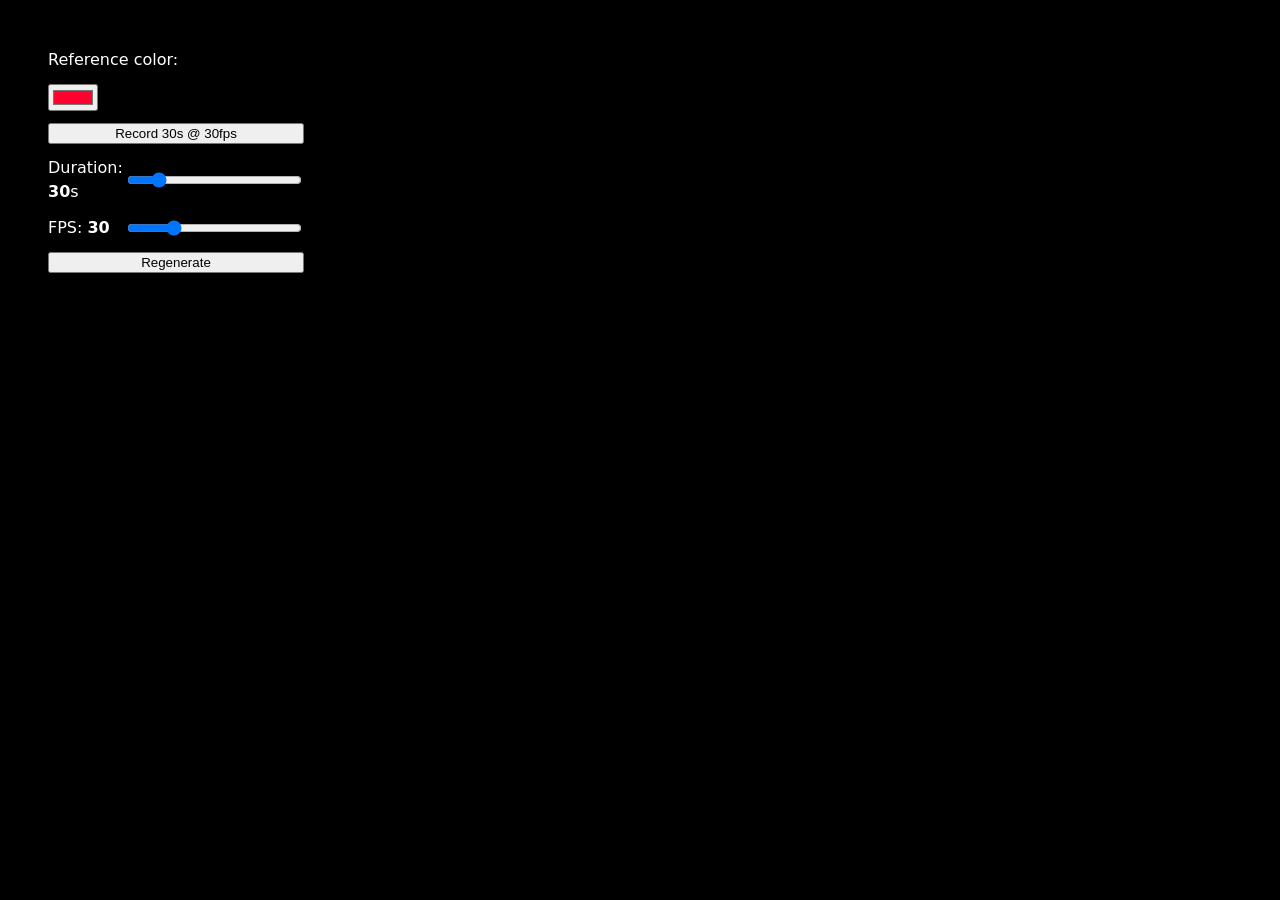
<file: highlight-html/index.html>
<!doctype html>
<html lang="en">
	<head>
		<meta charset="utf-8" />
		<meta name="viewport" content="width=device-width,initial-scale=1" />
		<title>Fluid Gradient Background</title>
		<style>
			html,
			body {
				height: 100%;
				margin: 0;
				background: #000;
				overflow: hidden;
			}
			#bg {
				position: fixed;
				inset: 0;
			}
			canvas {
				width: 100%;
				height: 100%;
				display: block;
			}
			.overlay {
				position: relative;
				z-index: 2;
				padding: 48px;
				font:
					16px/1.5 system-ui,
					-apple-system,
					Segoe UI,
					Roboto,
					sans-serif;
				color: white;
				mix-blend-mode: screen;
				display: grid;
				gap: 12px;
				max-width: 20%;
			}
		</style>
	</head>
	<body>
		<div id="bg"></div>

		<div class="overlay" id="controls">
			<label for="colorPicker">Reference color: </label>
			<input id="colorPicker" type="color" value="#FF022E" />
			<button id="recordBtn">Record 30s</button>
			<div style="display: grid; grid-template-columns: 30% 70%">
				<label for="recordSeconds"
					>Duration: <b id="secondsToRecordLabel">30</b>s</label
				>
				<input
					type="range"
					name="recordSeconds"
					id="recordSeconds"
					min="0"
					max="200"
					value="30"
					step="5"
				/>
			</div>
			<!-- FPS slider uses same two-column grid style -->
			<div style="display: grid; grid-template-columns: 30% 70%">
				<label for="recordFps"> FPS: <b id="fpsLabel">30</b> </label>
				<input
					type="range"
					id="recordFps"
					min="1"
					max="120"
					value="30"
					step="1"
				/>
			</div>
			<button id="regenBtn">Regenerate</button>
		</div>

		<script type="module" src="./fluid-gradient.js"></script>
		<script>
			// Keep duration and fps labels and record button in sync whenever the sliders change
			const recordSecondsInput = document.querySelector("#recordSeconds");
			const secondsLabel = document.querySelector(
				"#secondsToRecordLabel",
			);
			const recordFpsInput = document.querySelector("#recordFps");
			const fpsLabel = document.querySelector("#fpsLabel");
			const recordBtn = document.querySelector("#recordBtn");

			function updateUI() {
				const seconds = recordSecondsInput.value;
				const fps = recordFpsInput.value;
				secondsLabel.textContent = seconds;
				fpsLabel.textContent = fps;
				recordBtn.textContent = `Record ${seconds}s @ ${fps}fps`;
			}

			recordSecondsInput.addEventListener("input", updateUI);
			recordFpsInput.addEventListener("input", updateUI);
			updateUI();

			window.addEventListener("fluidGradientReady", () => {
				const gradient = window.fluidGradient;
				const colorPicker = document.getElementById("colorPicker");
				const recordBtn = document.getElementById("recordBtn");
				const regenBtn = document.getElementById("regenBtn");

				colorPicker.addEventListener("input", (e) => {
					const hex = e.target.value;
					gradient.setReferenceColor(hex);
					gradient.updateColors(hex, {
						blendSeconds: 1,
						nowSeconds: performance.now() / 1000,
					});
				});

				function startRecording(durationSeconds = 30, fps = 30) {
					const canvas = document.querySelector("#bg canvas");
					if (!canvas)
						return alert("Canvas not found for recording.");

					const stream = canvas.captureStream(fps);
					const mime = MediaRecorder.isTypeSupported(
						"video/webm;codecs=vp9",
					)
						? "video/webm;codecs=vp9"
						: MediaRecorder.isTypeSupported("video/webm;codecs=vp8")
							? "video/webm;codecs=vp8"
							: "video/webm";

					let chunks = [];
					const recorder = new MediaRecorder(stream, {
						mimeType: mime,
					});
					recorder.ondataavailable = (ev) => {
						if (ev.data && ev.data.size) chunks.push(ev.data);
					};
					recorder.onstop = () => {
						const blob = new Blob(chunks, { type: mime });
						const url = URL.createObjectURL(blob);
						const a = document.createElement("a");
						a.style.display = "none";
						a.href = url;
						a.download = `fluid-gradient-${Date.now()}.${mime.includes("webm") ? "webm" : "video"}`;
						document.body.appendChild(a);
						a.click();
						setTimeout(() => {
							URL.revokeObjectURL(url);
							a.remove();
						}, 10000);
						recordBtn.disabled = false;
						const current = recordSecondsInput.value;
						const currentFps = recordFpsInput.value;
						recordBtn.textContent = `Record ${current}s @ ${currentFps}fps`;
					};

					recorder.start();
					recordBtn.disabled = true;
					recordBtn.textContent = "Recording...";
					setTimeout(() => recorder.stop(), durationSeconds * 1000);
				}

				recordBtn.addEventListener("click", () => {
					const duration = parseInt(recordSecondsInput.value);
					const fps = parseInt(recordFpsInput.value);
					startRecording(duration, fps);
				});

				// helper: upload a WebM blob to the server for conversion
				// (requires the server from this repository running on the same origin or CORS-enabled)
				function uploadWebm(blob) {
					const form = new FormData();
					form.append("video", blob, "recording.webm");
					return fetch("/convert", {
						method: "POST",
						body: form,
					})
						.then((resp) => resp.blob())
						.then((mp4Blob) => {
							// create download link
							const url = URL.createObjectURL(mp4Blob);
							const a = document.createElement("a");
							a.href = url;
							a.download = "converted.mp4";
							document.body.appendChild(a);
							a.click();
							setTimeout(() => URL.revokeObjectURL(url), 10000);
						});
				}
			});
		</script>
	</body>
</html>
</file>
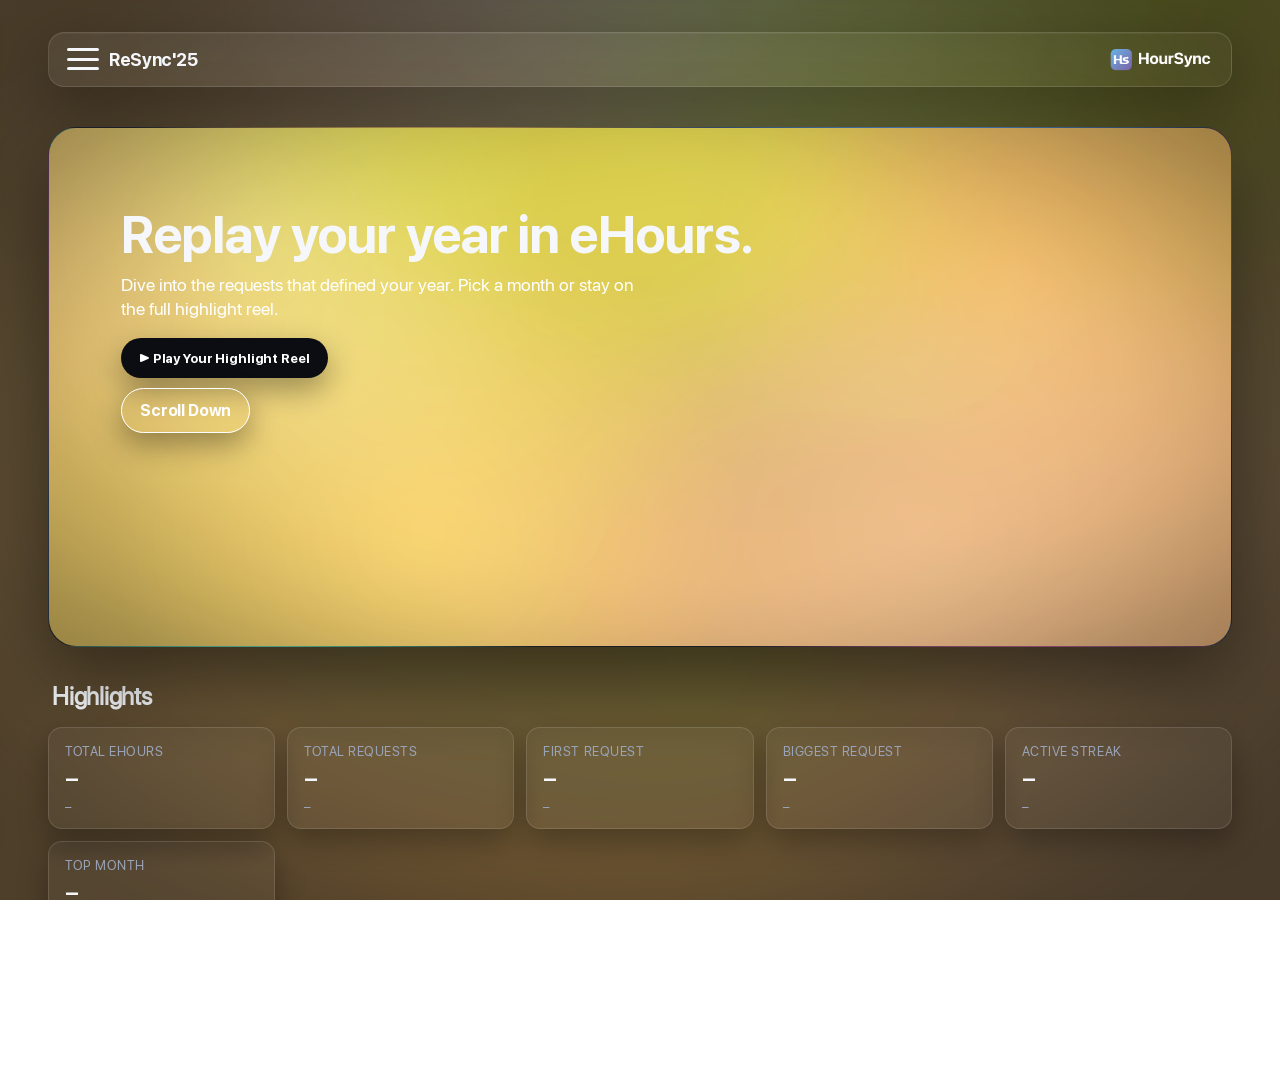
<file: highlight-html/highlight.html>
<!doctype html>
<html lang="en">
	<head>
		<meta charset="UTF-8" />
		<meta name="viewport" content="width=device-width, initial-scale=1.0" />
		<title>Highlight Reel</title>
		<link rel="stylesheet" href="font.css" />
		<style>
			:root {
				--ink: #07090f;
				--surface: rgba(255, 255, 255, 0.04);
				--surface-strong: rgba(255, 255, 255, 0.08);
				--text: #f5f7fb;
				--muted: #99a3b8;
				--pill: #2b2b2b;
				--pill-active: #f6c245;
				--border: rgba(255, 255, 255, 0.12);
			}

			html,
			body {
				height: 100%;
				margin: 0;
				font-family:
					"sfpro",
					"Segoe UI",
					system-ui,
					-apple-system,
					sans-serif;
				background: radial-gradient(
					circle at 50% -10%,
					#13204b,
					#07090f 45%,
					#05060c 75%
				);
				color: var(--text);
				overflow-x: hidden;
			}

			* {
				box-sizing: border-box;
			}

			.bg {
				position: fixed;
				inset: 0;
				pointer-events: none;
				filter: saturate(1.2) brightness(1.05);
			}

			.body-bg {
				opacity: 0.4;
				z-index: 0;
			}

			.hero-bg {
				position: absolute;
				top: -8%;
				left: -5%;
				right: -5%;
				bottom: -8%;
				z-index: 0;
				opacity: 0.9;
				filter: blur(0px) saturate(1.15);
			}

			.bg canvas {
				width: 100%;
				height: 100%;
				display: block;
			}

			.page-shell {
				position: relative;
				z-index: 1;
				min-height: 100%;
				display: flex;
				flex-direction: column;
				padding: 32px clamp(20px, 4vw, 48px) 64px;
				backdrop-filter: blur(2px);
			}

			header {
				display: flex;
				align-items: center;
				justify-content: space-between;
				padding: 14px 18px;
				background: linear-gradient(
					90deg,
					rgba(255, 255, 255, 0.06),
					rgba(255, 255, 255, 0.02)
				);
				border: 1px solid var(--border);
				border-radius: 16px;
				box-shadow:
					0 20px 60px rgba(0, 0, 0, 0.35),
					inset 0 1px 0 rgba(255, 255, 255, 0.05);
				margin-bottom: 28px;
			}

			.brand {
				display: flex;
				align-items: center;
				gap: 10px;
				font-family: "sfpro-bold";
				font-size: 18px;
				letter-spacing: -0.02em;
			}

			.hamburger {
				width: 32px;
				height: 22px;
				display: flex;
				flex-direction: column;
				justify-content: space-between;
				cursor: pointer;
			}

			.hamburger span {
				display: block;
				height: 3px;
				border-radius: 999px;
				background: var(--text);
			}

			.months-bar {
				display: flex;
				align-items: center;
				gap: 10px;
				flex: 1;
				justify-content: center;
				min-width: 0;
			}

			.months {
				list-style: none;
				padding: 0;
				margin: 0;
				display: grid;
				grid-auto-flow: column;
				grid-auto-columns: max-content;
				gap: 8px;
				overflow-x: auto;
				scrollbar-width: none;
			}

			.months::-webkit-scrollbar {
				display: none;
			}

			.months button {
				border: 1px solid transparent;
				background: var(--pill);
				color: var(--muted);
				padding: 10px 14px;
				border-radius: 999px;
				font-size: 14px;
				font-weight: 600;
				cursor: pointer;
				transition:
					background 0.2s ease,
					color 0.2s ease,
					border-color 0.2s ease,
					transform 0.2s ease;
				white-space: nowrap;
			}

			.months button.active {
				background: var(--pill-active);
				color: #101118;
				border-color: rgba(0, 0, 0, 0.08);
				box-shadow: 0 10px 28px rgba(246, 194, 69, 0.35);
				transform: translateY(-1px);
			}

			.months button:hover {
				border-color: rgba(255, 255, 255, 0.16);
				color: var(--text);
			}

			.top-right {
				display: flex;
				align-items: center;
				gap: 12px;
				font-weight: 600;
				color: var(--muted);
			}

			.hero {
				position: relative;
				margin-top: 12px;
				border-radius: 28px;
				overflow: hidden;
				isolation: isolate;
				box-shadow:
					0 30px 80px rgba(0, 0, 0, 0.5),
					inset 0 1px 0 rgba(255, 255, 255, 0.08);
				min-height: clamp(320px, 46vw, 520px);
				background:
					radial-gradient(
						circle at 18% 22%,
						rgba(94, 252, 198, 0.9),
						rgba(94, 252, 198, 0) 28%
					),
					radial-gradient(
						circle at 82% 28%,
						rgba(255, 105, 180, 0.85),
						rgba(255, 105, 180, 0) 30%
					),
					radial-gradient(
						circle at 32% 78%,
						rgba(255, 198, 84, 0.9),
						rgba(255, 198, 84, 0) 35%
					),
					radial-gradient(
						circle at 74% 76%,
						rgba(90, 167, 255, 0.85),
						rgba(90, 167, 255, 0) 38%
					),
					#0d101a;
				border: 1px solid rgba(255, 255, 255, 0.06);
				backdrop-filter: blur(4px);
			}

			.hero-content {
				position: relative;
				z-index: 1;
				padding: clamp(32px, 5vw, 56px) clamp(28px, 6vw, 72px);
				display: grid;
				grid-template-rows: repeat(auto-fit, minmax(260px, 1fr));
				gap: 18px;
				align-items: center;
			}

			.hero h1 {
				margin: 0 0 10px;
				font-family: "sfpro-bold";
				font-size: clamp(32px, 5vw, 52px);
				line-height: 1.05;
			}

			.hero p {
				margin: 0 0 18px;
				color: white;
				font-weight: 600;
				font-size: 18px;
				max-width: 520px;
				font-family: "sfpro";
				font-weight: 100;
			}

			.actions {
				display: flex;
				align-items: center;
				gap: 12px;
			}

			.btn-primary {
				border: none;
				background: #0c0d12;
				color: #fff;
				padding: 12px 18px;
				border-radius: 999px;
				font-weight: 700;
				letter-spacing: -0.01em;
				cursor: pointer;
				box-shadow: 0 12px 30px rgba(0, 0, 0, 0.35);
				transition:
					transform 0.2s ease,
					box-shadow 0.2s ease;
				font-family: "sfpro-bold";
				font-weight: 400;
				transition:
					background-color 350ms ease,
					color 350ms ease;
			}

			.btn-primary:hover {
				transform: translateY(-1px);
				box-shadow: 0 16px 40px rgba(0, 0, 0, 0.45);
				background-color: #fff;
				color: #0c0d12;
			}

			.btn-outline {
				border: 1px solid white;
				background: none;
				color: #fff;
				padding: 12px 18px;
				border-radius: 999px;
				font-weight: 700;
				letter-spacing: -0.01em;
				cursor: pointer;
				box-shadow: 0 12px 30px rgba(0, 0, 0, 0.35);
				transition:
					transform 0.2s ease,
					box-shadow 0.2s ease;
				font-family: "sfpro-bold";
				font-weight: 400;
				transition:
					background-color 350ms ease,
					color 350ms ease;
			}

			.btn-outline:hover {
				transform: translateY(-1px);
				box-shadow: 0 16px 40px rgba(0, 0, 0, 0.45);
				background-color: #eee;
				color: #000;
			}

			.badges {
				display: flex;
				flex-wrap: wrap;
				gap: 8px;
			}

			.badge {
				background: rgba(12, 13, 18, 0.65);
				border: 1px solid rgba(255, 255, 255, 0.14);
				padding: 8px 12px;
				border-radius: 12px;
				font-weight: 600;
				color: #e7eaf2;
				min-width: 140px;
			}

			.badge strong {
				display: block;
				font-size: 18px;
				color: #fff;
			}

			.section-title {
				margin: 32px 4px 16px;
				font-weight: 700;
				letter-spacing: -0.01em;
				color: var(--text);
			}

			.stats-grid {
				display: grid;
				grid-template-columns: repeat(auto-fit, minmax(220px, 1fr));
				gap: 12px;
			}

			.stat-card {
				padding: 14px 16px;
				border-radius: 14px;
				border: 1px solid var(--border);
				background: rgba(255, 255, 255, 0.04);
				backdrop-filter: blur(6px);
				box-shadow: 0 12px 30px rgba(0, 0, 0, 0.3);
			}

			.stat-title {
				margin: 0 0 6px;
				font-size: 13px;
				text-transform: uppercase;
				letter-spacing: 0.04em;
				color: var(--muted);
			}

			.stat-value {
				margin: 0;
				font-size: 22px;
				font-family: "sfpro-bold";
			}

			.stat-detail {
				margin: 6px 0 0;
				color: var(--muted);
				font-size: 13px;
			}

			.feed {
				display: grid;
				gap: 12px;
				max-height: 520px;
				overflow: auto;
				padding-right: 4px;
			}

			.card {
				padding: 14px 16px;
				background: var(--surface);
				border: 1px solid var(--border);
				border-radius: 14px;
				backdrop-filter: blur(6px);
				box-shadow: 0 12px 32px rgba(0, 0, 0, 0.45);
				cursor: pointer;
				transition:
					transform 0.2s ease,
					border-color 0.2s ease,
					background 0.2s ease,
					box-shadow 0.2s ease;
			}

			.card:hover {
				transform: translateY(-2px);
				background: var(--surface-strong);
				border-color: rgba(255, 255, 255, 0.22);
				box-shadow: 0 16px 36px rgba(0, 0, 0, 0.5);
			}

			.card:focus-visible {
				outline: 2px solid var(--pill-active);
				outline-offset: 2px;
				background: var(--surface-strong);
			}

			.card h3 {
				margin: 0 0 4px;
				font-size: 16px;
				color: #fff;
			}

			.card .meta {
				display: flex;
				align-items: center;
				gap: 10px;
				color: var(--muted);
				font-size: 13px;
			}

			.card .pill {
				padding: 4px 10px;
				border-radius: 999px;
				background: rgba(255, 255, 255, 0.08);
				border: 1px solid rgba(255, 255, 255, 0.1);
				color: #fff;
				font-weight: 600;
				font-size: 12px;
			}

			.empty-state {
				text-align: center;
				color: var(--muted);
				padding: 24px 12px;
				border: 1px dashed var(--border);
				border-radius: 12px;
				background: rgba(255, 255, 255, 0.02);
			}

			.menu-overlay {
				position: fixed;
				inset: 0;
				display: flex;
				align-items: center;
				justify-content: center;
				background: rgba(7, 8, 15, 0.8);
				backdrop-filter: blur(8px);
				z-index: 20;
			}

			.menu-overlay.hidden {
				display: none;
			}

			.menu-content {
				background: #0c0e15;
				border: 1px solid var(--border);
				border-radius: 20px;
				padding: 22px 24px;
				width: min(420px, 90vw);
				box-shadow: 0 24px 60px rgba(0, 0, 0, 0.5);
				text-align: center;
			}

			.menu-content h2 {
				margin: 0 0 12px;
				font-family: "sfpro-bold";
			}

			#yearList {
				list-style: none;
				padding: 0;
				margin: 12px 0 20px;
				display: grid;
				grid-template-columns: repeat(auto-fit, minmax(90px, 1fr));
				gap: 10px;
			}

			#yearList li {
				border: 1px solid var(--border);
				background: rgba(255, 255, 255, 0.04);
				border-radius: 12px;
				padding: 10px;
				cursor: pointer;
				font-weight: 700;
				transition:
					border-color 0.2s ease,
					background 0.2s ease;
			}

			#yearList li.active {
				background: var(--pill-active);
				color: #0b0c12;
				border-color: transparent;
			}

			#yearList li:hover {
				border-color: rgba(255, 255, 255, 0.24);
			}

			#closeMenu {
				border: none;
				background: #fff;
				color: #0a0b10;
				padding: 10px 14px;
				border-radius: 12px;
				font-weight: 700;
				cursor: pointer;
			}
		</style>
	</head>
	<body>
		<div class="bg body-bg"></div>
		<div class="page-shell">
			<header>
				<div class="brand">
					<div
						id="hamburger"
						class="hamburger"
						aria-label="Menu"
						tabindex="0"
					>
						<span></span>
						<span></span>
						<span></span>
					</div>
					<span id="brandLabel">ReSync'25</span>
				</div>

				<div class="months-bar">
					<ul class="months" id="monthRow"></ul>
				</div>

				<div class="top-right">
					<img src="./logo.png" style="max-height: 25px" />
				</div>
			</header>

			<section class="hero">
				<div class="bg hero-bg"></div>
				<div class="hero-content">
					<div>
						<h1 id="heroTitle">Replay your year in eHours.</h1>
						<p id="heroSubtitle">
							Dive into the requests that defined your year. Pick
							a month or stay on the full highlight reel.
						</p>
						<div
							class="actions"
							style="display: block; max-width: fit-content"
						>
							<button class="btn-primary" id="playBtn">
								▶ Play Your Highlight Reel
							</button>
							<br />
							<br />
							<buttons class="btn-outline" style="width: auto">
								Scroll Down
							</buttons>
						</div>
					</div>
				</div>
			</section>

			<h2 class="section-title" id="highlightsTitle">Highlights</h2>
			<div class="stats-grid" id="highlightsGrid">
				<div class="stat-card">
					<p class="stat-title">Total eHours</p>
					<p class="stat-value" id="statTotalHours">–</p>
					<p class="stat-detail" id="statHoursDays">&nbsp;</p>
				</div>
				<div class="stat-card">
					<p class="stat-title">Total requests</p>
					<p class="stat-value" id="statTotalRequests">–</p>
					<p class="stat-detail" id="statStatusBreakdown">&nbsp;</p>
				</div>
				<div class="stat-card">
					<p class="stat-title">First request</p>
					<p class="stat-value" id="statFirstRequest">–</p>
					<p class="stat-detail" id="statFirstDesc">&nbsp;</p>
				</div>
				<div class="stat-card">
					<p class="stat-title">Biggest request</p>
					<p class="stat-value" id="statBiggest">–</p>
					<p class="stat-detail" id="statBiggestMeta">&nbsp;</p>
				</div>
				<div class="stat-card">
					<p class="stat-title">Active streak</p>
					<p class="stat-value" id="statStreak">–</p>
					<p class="stat-detail" id="statStreakDetail">&nbsp;</p>
				</div>
				<div class="stat-card">
					<p class="stat-title">Top month</p>
					<p class="stat-value" id="statTopMonth">–</p>
					<p class="stat-detail" id="statTopMonthDetail">&nbsp;</p>
				</div>
			</div>

			<h2 class="section-title">Your requests</h2>
			<div id="requests" class="feed"></div>
		</div>

		<div
			id="menuOverlay"
			class="menu-overlay hidden"
			role="dialog"
			aria-modal="true"
		>
			<div class="menu-content">
				<h2>Select year</h2>
				<ul id="yearList"></ul>
				<button id="closeMenu">Close</button>
			</div>
		</div>

		<script type="module" src="./fluid-gradient.js"></script>
		<script>
			let currentYear = 0;
			let yearsAvailable = [];
			let allRequests = [];
			let currentMonth = "all";
			let studentName = "";

			const monthNames = [
				"All",
				"Jan",
				"Feb",
				"Mar",
				"Apr",
				"May",
				"Jun",
				"Jul",
				"Aug",
				"Sep",
				"Oct",
				"Nov",
				"Dec",
			];

			window.addEventListener("fluidGradientReady", () => {
				updateBgForYear();
			});

			let d = "";
			function receiveData(data) {
				const jsonData = JSON.parse(data);
				currentYear = jsonData.CurrentYear;
				yearsAvailable = jsonData.YearsAvailable || [];
				allRequests = (jsonData.AllRequests || []).flat();
				studentName = jsonData.StudentName || "";

				populateYearList();
				renderMonthRow();
				updateRequests();
				updateHero();
				updateBgForYear();
				d = data;
			}

			function recallData() {
				console.log(d);
			}

			function postMessageToApp(message) {
				if (window.chrome?.webview) {
					window.chrome.webview.postMessage(message);
				}
			}

			function openRequest(request) {
				const requestId = request?.Value;
				if (!requestId) {
					return;
				}

				postMessageToApp({
					type: "openRequest",
					requestId,
				});
			}

			function filteredRequests() {
				return allRequests.filter((request) => {
					if (currentYear) {
						const reqYear = new Date(request.Date).getFullYear();
						if (reqYear !== currentYear) return false;
					}
					if (currentMonth !== "all") {
						const reqMonth = new Date(request.Date).getMonth() + 1;
						return reqMonth === currentMonth;
					}
					return true;
				});
			}

			function filteredRequestsByYear(year) {
				return allRequests.filter((request) => {
					const reqYear = new Date(request.Date).getFullYear();
					return reqYear === year;
				});
			}

			function renderMonthRow() {
				const row = document.getElementById("monthRow");
				row.innerHTML = "";
				monthNames.forEach((name, idx) => {
					const btn = document.createElement("button");
					btn.textContent = name;
					btn.className = idx === 0 ? "active" : "";
					btn.addEventListener("click", () => {
						currentMonth = idx === 0 ? "all" : idx;
						document
							.querySelectorAll("#monthRow button")
							.forEach((b) => b.classList.remove("active"));
						btn.classList.add("active");
						updateRequests();
						updateHero();
					});
					row.appendChild(btn);
				});
			}

			function updateHero() {
				const heroTitle = document.getElementById("heroTitle");
				const heroSubtitle = document.getElementById("heroSubtitle");
				const brand = document.getElementById("brandLabel");
				const highlightsTitle =
					document.getElementById("highlightsTitle");

				const list = filteredRequests();
				const totalHours = list.reduce(
					(sum, r) => sum + (Number(r.Hours) || 0),
					0,
				);
				const totalRequests = list.length;
				const labelMonth =
					currentMonth === "all"
						? "All months"
						: monthNames[currentMonth];
				const yearLabel = currentYear || "year";

				const namePrefix = studentName ? `${studentName}, ` : "";
				heroTitle.textContent = `${namePrefix}replay your ${yearLabel} in eHours.`;
				heroSubtitle.textContent = `Currently viewing ${labelMonth.toLowerCase()} for ${yearLabel}.`;
				if (brand && currentYear) {
					brand.textContent = `Replay'${String(currentYear).slice(-2)}`;
				}
				if (highlightsTitle) {
					highlightsTitle.textContent = currentYear
						? `Highlights for ${currentYear}`
						: "Highlights";
				}

				updateHighlights();
			}

			function updateRequests() {
				const container = document.getElementById("requests");
				container.innerHTML = "";
				const list = filteredRequests();

				if (!list.length) {
					const empty = document.createElement("div");
					empty.className = "empty-state";
					empty.textContent = "No requests for this view yet.";
					container.appendChild(empty);
					return;
				}

				list.sort(
					(a, b) => new Date(b.Date) - new Date(a.Date),
				).forEach((request) => {
					const card = document.createElement("div");
					card.className = "card";
					card.tabIndex = 0;
					card.setAttribute("role", "button");
					card.setAttribute("aria-label", `Open request ${request.Description || "Request"}`);
					card.addEventListener("click", () => openRequest(request));
					card.addEventListener("keydown", (event) => {
						if (event.key === "Enter" || event.key === " ") {
							event.preventDefault();
							openRequest(request);
						}
					});

					const title = document.createElement("h3");
					title.textContent = request.Description || "Request";

					const meta = document.createElement("div");
					meta.className = "meta";
					const date = new Date(request.Date);
					const dateText = date.toLocaleDateString(undefined, {
						month: "short",
						day: "numeric",
						year: "numeric",
					});

					const hoursPill = document.createElement("span");
					hoursPill.className = "pill";
					hoursPill.textContent = `${request.Hours} eHours`;

					const datePill = document.createElement("span");
					datePill.className = "pill";
					datePill.textContent = dateText;

					meta.appendChild(hoursPill);
					meta.appendChild(datePill);

					card.appendChild(title);
					card.appendChild(meta);
					container.appendChild(card);
				});

				updateHighlights();
			}

			function updateBgForYear() {
				const gradients = window.fluidGradients || [
					window.fluidGradient,
				];
				let referenceColor = "#f6c245";
				switch (currentYear % 5) {
					case 0:
						referenceColor = "#f6c245";
						break;
					case 1:
						referenceColor = "#30c7ec";
						break;
					case 2:
						referenceColor = "#ff5c8a";
						break;
					case 3:
						referenceColor = "#7df3a6";
						break;
					case 4:
						referenceColor = "#d5a7ff";
						break;
				}
				// keep active pill/button color in sync with the year's palette
				document.documentElement.style.setProperty(
					"--pill-active",
					referenceColor,
				);
				gradients.forEach((gradient) => {
					if (gradient) {
						gradient.setReferenceColor(referenceColor);
						gradient.updateColors(referenceColor, {
							blendSeconds: 1,
							nowSeconds: performance.now() / 1000,
						});
					}
				});

				updateHighlights();
			}

			function computeYearStats(year) {
				const list = filteredRequestsByYear(year);
				if (!list.length) return null;

				const sortedByDate = [...list].sort(
					(a, b) => new Date(a.Date) - new Date(b.Date),
				);

				const totalHours = list.reduce(
					(sum, r) => sum + (parseFloat(r.Hours) || 0),
					0,
				);
				const statusCounts = list.reduce((acc, r) => {
					acc[r.State] = (acc[r.State] || 0) + 1;
					return acc;
				}, {});

				let biggest = null;
				list.forEach((r) => {
					const h = parseFloat(r.Hours) || 0;
					if (!biggest || h > biggest.h) {
						biggest = { h, r };
					}
				});

				const months = new Array(12).fill(0);
				list.forEach((r) => {
					const m = new Date(r.Date).getMonth();
					months[m] += 1;
				});
				const topMonthIndex = months.reduce(
					(acc, count, idx) =>
						count > acc.count ? { idx, count } : acc,
					{ idx: 0, count: 0 },
				);

				const monthsWithActivity = months
					.map((count, idx) => ({ idx, count }))
					.filter((m) => m.count > 0)
					.map((m) => m.idx)
					.sort((a, b) => a - b);
				let bestStreak = 0;
				let currentStreak = 0;
				let streakEnd = null;
				monthsWithActivity.forEach((m, i) => {
					if (i === 0 || m === monthsWithActivity[i - 1] + 1) {
						currentStreak += 1;
					} else {
						currentStreak = 1;
					}
					if (currentStreak > bestStreak) {
						bestStreak = currentStreak;
						streakEnd = m;
					}
				});

				return {
					totalRequests: list.length,
					totalHours,
					first: sortedByDate[0],
					biggest,
					statusCounts,
					topMonthIndex,
					months,
					bestStreak,
					streakEnd,
				};
			}

			function updateHighlights() {
				const year = currentYear;
				const stats = computeYearStats(year);
				const setText = (id, value) => {
					const el = document.getElementById(id);
					if (el) el.textContent = value;
				};

				if (!stats) {
					[
						"statTotalHours",
						"statHoursDays",
						"statTotalRequests",
						"statStatusBreakdown",
						"statFirstRequest",
						"statFirstDesc",
						"statBiggest",
						"statBiggestMeta",
						"statStreak",
						"statStreakDetail",
						"statTopMonth",
						"statTopMonthDetail",
					].forEach((id) => setText(id, "–"));
					return;
				}

				const hours =
					Math.round((stats.totalHours + Number.EPSILON) * 10) / 10;
				setText("statTotalHours", `${hours} eHours`);
				setText(
					"statHoursDays",
					`${(hours / 24).toFixed(1)} days worth`,
				);
				setText("statTotalRequests", `${stats.totalRequests}`);
				const statuses = ["Accepted", "Pending", "Denied", "Returned"]
					.map(
						(s) =>
							`${s.substring(0, 1)}:${stats.statusCounts[s] || 0}`,
					)
					.join(" • ");
				setText("statStatusBreakdown", statuses);

				const dateFmt = (d) =>
					new Date(d).toLocaleDateString(undefined, {
						month: "short",
						day: "numeric",
						year: "numeric",
					});
				if (stats.first) {
					setText("statFirstRequest", dateFmt(stats.first.Date));
					setText(
						"statFirstDesc",
						stats.first.Description || "First submission",
					);
				}

				if (stats.biggest) {
					setText("statBiggest", `${stats.biggest.h} eHours`);
					setText(
						"statBiggestMeta",
						`${stats.biggest.r.Description || "Top request"} — ${dateFmt(stats.biggest.r.Date)}`,
					);
				}

				const streakMonths = stats.bestStreak;
				if (streakMonths > 1 && stats.streakEnd != null) {
					const startIdx = stats.streakEnd - streakMonths + 1;
					const startName =
						monthNames[startIdx + 1] || monthNames[startIdx];
					const endName =
						monthNames[stats.streakEnd + 1] ||
						monthNames[stats.streakEnd];
					setText("statStreak", `${streakMonths}-month streak`);
					setText("statStreakDetail", `${startName} – ${endName}`);
				} else {
					setText("statStreak", "No streak yet");
					setText(
						"statStreakDetail",
						"Log requests across months to build a streak.",
					);
				}

				if (stats.topMonthIndex.count > 0) {
					const label =
						monthNames[stats.topMonthIndex.idx + 1] ||
						monthNames[stats.topMonthIndex.idx];
					setText("statTopMonth", label);
					setText(
						"statTopMonthDetail",
						`${stats.topMonthIndex.count} requests in that month`,
					);
				} else {
					setText("statTopMonth", "No top month yet");
					setText(
						"statTopMonthDetail",
						"Submit some requests to see the peak month.",
					);
				}
			}

			function populateYearList() {
				const list = document.getElementById("yearList");
				list.innerHTML = "";
				const years = Array.from(new Set(yearsAvailable)).filter(
					(y) => y,
				);
				years.sort((a, b) => b - a);
				years.forEach((yr) => {
					const li = document.createElement("li");
					li.textContent = yr;
					if (yr === currentYear) li.classList.add("active");
					li.addEventListener("click", () => selectYear(yr));
					list.appendChild(li);
				});
				const highlightsTitle =
					document.getElementById("highlightsTitle");
				if (highlightsTitle) {
					highlightsTitle.textContent = currentYear
						? `Highlights for ${currentYear}`
						: "Highlights";
				}
			}

			function toggleMenu(show) {
				const overlay = document.getElementById("menuOverlay");
				overlay.classList.toggle("hidden", !show);
			}

			function selectYear(yr) {
				currentYear = yr;
				populateYearList();
				updateBgForYear();
				updateRequests();
				updateHero();
				toggleMenu(false);
			}

			document
				.getElementById("hamburger")
				.addEventListener("click", () => toggleMenu(true));
			document
				.getElementById("closeMenu")
				.addEventListener("click", () => toggleMenu(false));
		</script>
	</body>
</html>
</file>
<file: highlight-html/font.css>
@font-face {
	font-family: "sfpro";
	src:
		url("sfpro.woff2") format("woff2"),
		url("sfpro.woff") format("woff");
	font-weight: normal;
	font-style: normal;
}
@font-face {
	font-family: "Segoe UI Custom";
	src: url("segoe.ttf") format("truetype");
}
@font-face {
	font-family: "sfpro-bold";
	src:
		url("bold.woff2") format("woff2"),
		url("bold.woff") format("woff");
}
@font-face {
	font-family: "sfpro-black";
	src:
		url("black.woff2") format("woff2"),
		url("black.woff") format("woff");
}
@font-face {
	font-family: "sfpro-heavy";
	src:
		url("heavy.woff2") format("woff2"),
		url("heavy.woff") format("woff");
}
</file>
